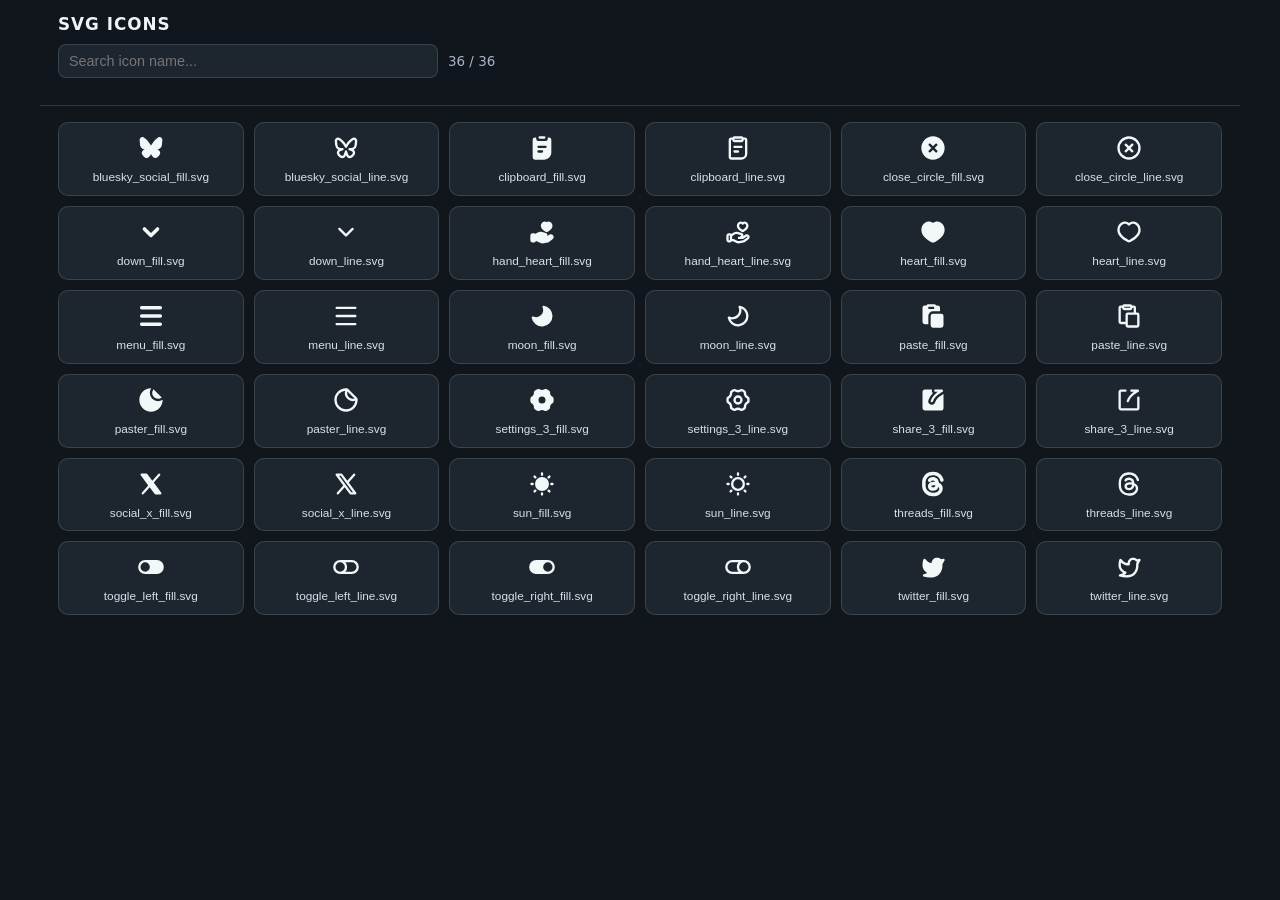
<file: assets/icons/index.html>
<!DOCTYPE html>
<html lang="en">
  <head>
    <meta charset="UTF-8" />
    <meta name="viewport" content="width=device-width, initial-scale=1.0" />
    <title>ThreadMK Icon Index</title>
    <meta name="robots" content="noindex, nofollow, noarchive" />
    <style>
      :root {
        --bg: #11161d;
        --panel: #1d252f;
        --panel-2: #222c38;
        --text: #edf3f8;
        --muted: #a8b5c3;
        --accent: #0099cc;
        --border: rgba(237, 243, 248, 0.14);
      }

      * {
        box-sizing: border-box;
      }

      body {
        margin: 0;
        background: var(--bg);
        color: var(--text);
        font-family:
          -apple-system, BlinkMacSystemFont, "Segoe UI", system-ui, sans-serif;
      }

      .wrap {
        width: min(1200px, 100%);
        margin: 0 auto;
        padding: 18px;
      }

      .toolbar {
        position: sticky;
        top: 0;
        z-index: 10;
        background: linear-gradient(
          to bottom,
          rgba(17, 22, 29, 0.96),
          rgba(17, 22, 29, 0.86)
        );
        backdrop-filter: blur(2px);
        border-bottom: 1px solid var(--border);
        margin: -18px -18px 16px;
        padding: 14px 18px;
      }

      h1 {
        margin: 0 0 10px;
        font-size: 1.05rem;
        letter-spacing: 0.06em;
        text-transform: uppercase;
      }

      .toolbar-row {
        display: flex;
        gap: 10px;
        align-items: center;
        flex-wrap: wrap;
      }

      #searchInput {
        width: min(380px, 100%);
        border-radius: 8px;
        border: 1px solid var(--border);
        background: var(--panel);
        color: var(--text);
        padding: 8px 10px;
        font-size: 0.9rem;
        outline: none;
      }

      #searchInput:focus {
        border-color: rgba(0, 153, 204, 0.8);
        box-shadow: 0 0 0 2px rgba(0, 153, 204, 0.22);
      }

      #iconCount {
        font-size: 0.84rem;
        color: var(--muted);
      }

      #copyStatus {
        min-height: 1em;
        font-size: 0.84rem;
        color: #9ce7ff;
      }

      .grid {
        display: grid;
        grid-template-columns: repeat(auto-fill, minmax(170px, 1fr));
        gap: 10px;
      }

      .icon-card {
        width: 100%;
        border: 1px solid var(--border);
        background: var(--panel);
        color: var(--text);
        border-radius: 10px;
        padding: 11px 10px 10px;
        cursor: pointer;
        display: grid;
        justify-items: center;
        gap: 8px;
        text-align: center;
        transition:
          border-color 120ms ease,
          background 120ms ease,
          transform 80ms ease;
      }

      .icon-card:hover {
        border-color: rgba(0, 153, 204, 0.9);
        background: var(--panel-2);
      }

      .icon-card:active {
        transform: translateY(1px);
      }

      .icon-card:focus-visible {
        outline: 2px solid rgba(0, 153, 204, 0.9);
        outline-offset: 1px;
      }

      .icon-card img {
        width: 28px;
        height: 28px;
        display: block;
        object-fit: contain;
        filter: brightness(0) saturate(100%) invert(95%) sepia(6%) saturate(359%)
          hue-rotate(175deg) brightness(105%) contrast(94%);
        pointer-events: none;
      }

      .icon-card .name {
        width: 100%;
        font-size: 0.74rem;
        line-height: 1.25;
        color: #d7e0ea;
        word-break: break-word;
        pointer-events: none;
      }

      .empty {
        border: 1px dashed var(--border);
        border-radius: 10px;
        background: var(--panel);
        color: var(--muted);
        padding: 16px;
        text-align: center;
        font-size: 0.86rem;
      }

      .flash {
        animation: flash-copy 320ms ease-out;
      }

      @keyframes flash-copy {
        0% {
          border-color: rgba(0, 153, 204, 1);
          box-shadow: 0 0 0 0 rgba(0, 153, 204, 0.5);
        }

        100% {
          border-color: var(--border);
          box-shadow: 0 0 0 8px rgba(0, 153, 204, 0);
        }
      }
    </style>
  </head>
  <body>
    <div class="wrap">
      <div class="toolbar">
        <h1>SVG Icons</h1>
        <div class="toolbar-row">
          <input
            id="searchInput"
            type="search"
            placeholder="Search icon name..."
            aria-label="Search icon name"
          />
          <span id="iconCount"></span>
        </div>
        <div id="copyStatus" aria-live="polite"></div>
      </div>

      <div id="iconsGrid" class="grid"></div>
      <div id="emptyState" class="empty" hidden>No icons match your search.</div>
    </div>

    <script>
      const ICONS = [
        "bluesky_social_fill.svg",
        "bluesky_social_line.svg",
        "clipboard_fill.svg",
        "clipboard_line.svg",
        "close_circle_fill.svg",
        "close_circle_line.svg",
        "down_fill.svg",
        "down_line.svg",
        "hand_heart_fill.svg",
        "hand_heart_line.svg",
        "heart_fill.svg",
        "heart_line.svg",
        "menu_fill.svg",
        "menu_line.svg",
        "moon_fill.svg",
        "moon_line.svg",
        "paste_fill.svg",
        "paste_line.svg",
        "paster_fill.svg",
        "paster_line.svg",
        "settings_3_fill.svg",
        "settings_3_line.svg",
        "share_3_fill.svg",
        "share_3_line.svg",
        "social_x_fill.svg",
        "social_x_line.svg",
        "sun_fill.svg",
        "sun_line.svg",
        "threads_fill.svg",
        "threads_line.svg",
        "toggle_left_fill.svg",
        "toggle_left_line.svg",
        "toggle_right_fill.svg",
        "toggle_right_line.svg",
        "twitter_fill.svg",
        "twitter_line.svg",
      ];

      const iconsGrid = document.getElementById("iconsGrid");
      const searchInput = document.getElementById("searchInput");
      const iconCount = document.getElementById("iconCount");
      const copyStatus = document.getElementById("copyStatus");
      const emptyState = document.getElementById("emptyState");
      let statusTimer = 0;

      function setCopyStatus(text) {
        copyStatus.textContent = text;
        window.clearTimeout(statusTimer);
        if (!text) {
          return;
        }
        statusTimer = window.setTimeout(() => {
          copyStatus.textContent = "";
        }, 1500);
      }

      async function copyText(text) {
        try {
          if (navigator.clipboard && navigator.clipboard.writeText) {
            await navigator.clipboard.writeText(text);
            return true;
          }
        } catch (_) {
          // Use fallback below.
        }

        try {
          const fallback = document.createElement("textarea");
          fallback.value = text;
          fallback.setAttribute("readonly", "");
          fallback.style.position = "fixed";
          fallback.style.opacity = "0";
          fallback.style.pointerEvents = "none";
          document.body.appendChild(fallback);
          fallback.focus();
          fallback.select();
          const copied = document.execCommand("copy");
          document.body.removeChild(fallback);
          return copied;
        } catch (_) {
          return false;
        }
      }

      function flashCopied(element) {
        element.classList.remove("flash");
        void element.offsetWidth;
        element.classList.add("flash");
      }

      async function handleCopy(name, cardElement) {
        const ok = await copyText(name);
        flashCopied(cardElement);
        setCopyStatus(ok ? `Copied: ${name}` : `Could not copy: ${name}`);
      }

      function buildCard(name) {
        const button = document.createElement("button");
        button.type = "button";
        button.className = "icon-card";
        button.title = `Copy ${name}`;

        const image = document.createElement("img");
        image.src = `./${name}`;
        image.alt = name;

        const label = document.createElement("span");
        label.className = "name";
        label.textContent = name;

        button.appendChild(image);
        button.appendChild(label);
        button.addEventListener("click", () => handleCopy(name, button));
        return button;
      }

      function render(filter = "") {
        const query = String(filter || "").trim().toLowerCase();
        const filtered = ICONS.filter((name) => name.toLowerCase().includes(query));
        iconsGrid.textContent = "";

        filtered.forEach((name) => {
          iconsGrid.appendChild(buildCard(name));
        });

        iconCount.textContent = `${filtered.length} / ${ICONS.length}`;
        emptyState.hidden = filtered.length > 0;
      }

      searchInput.addEventListener("input", () => {
        render(searchInput.value);
      });

      render("");
    </script>
  </body>
</html>
</file>
